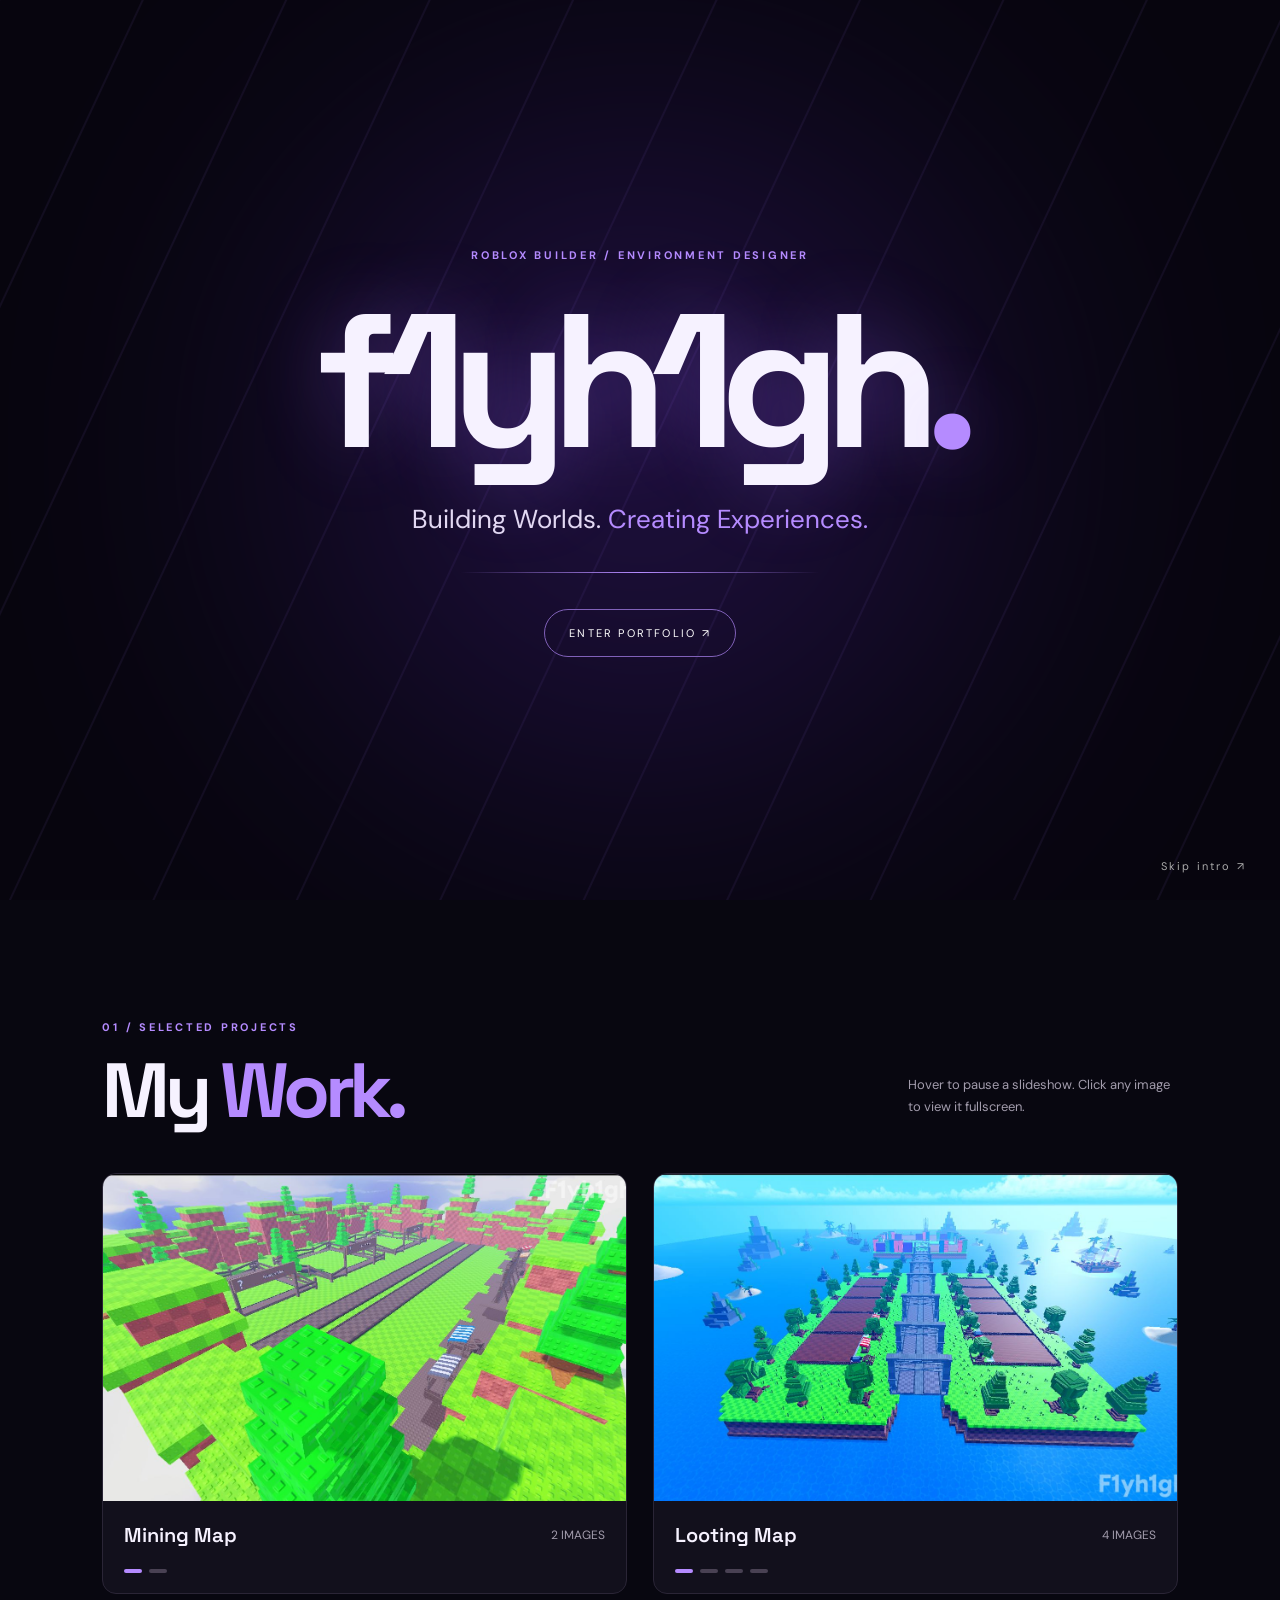
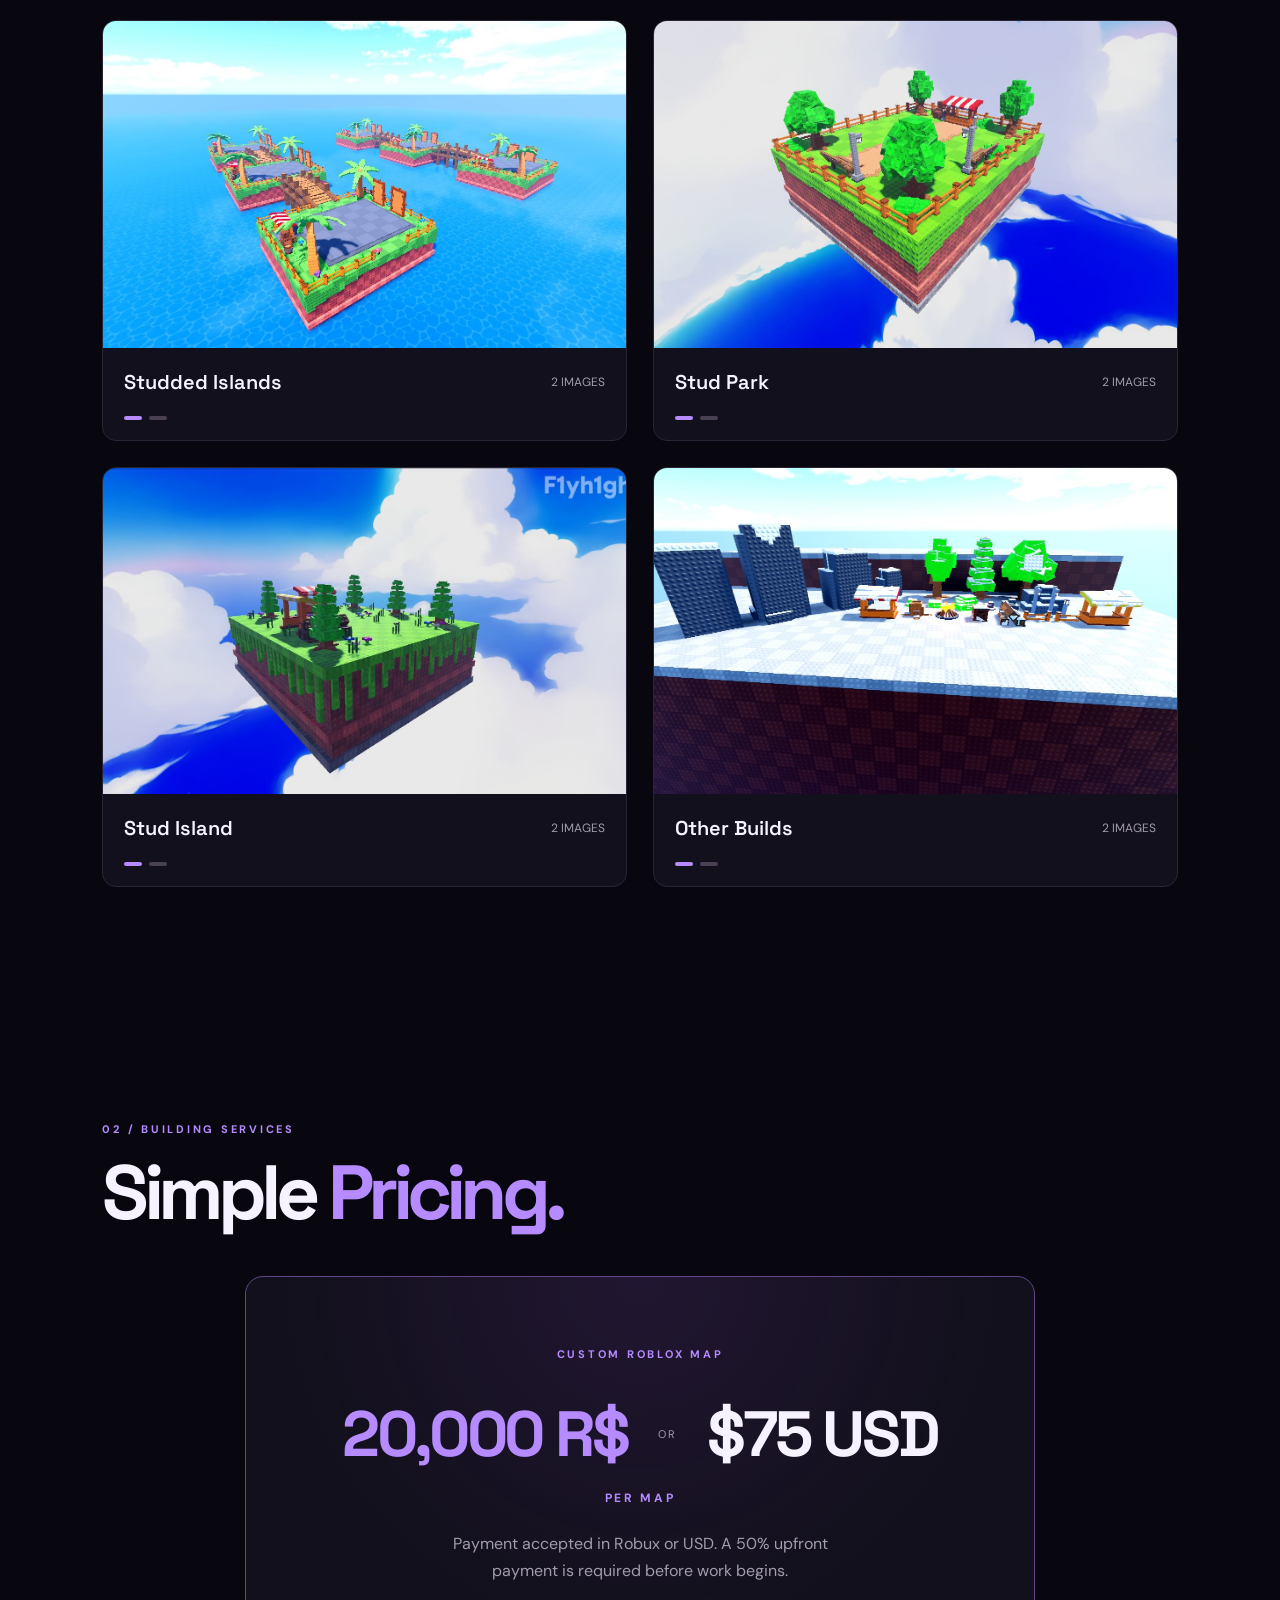
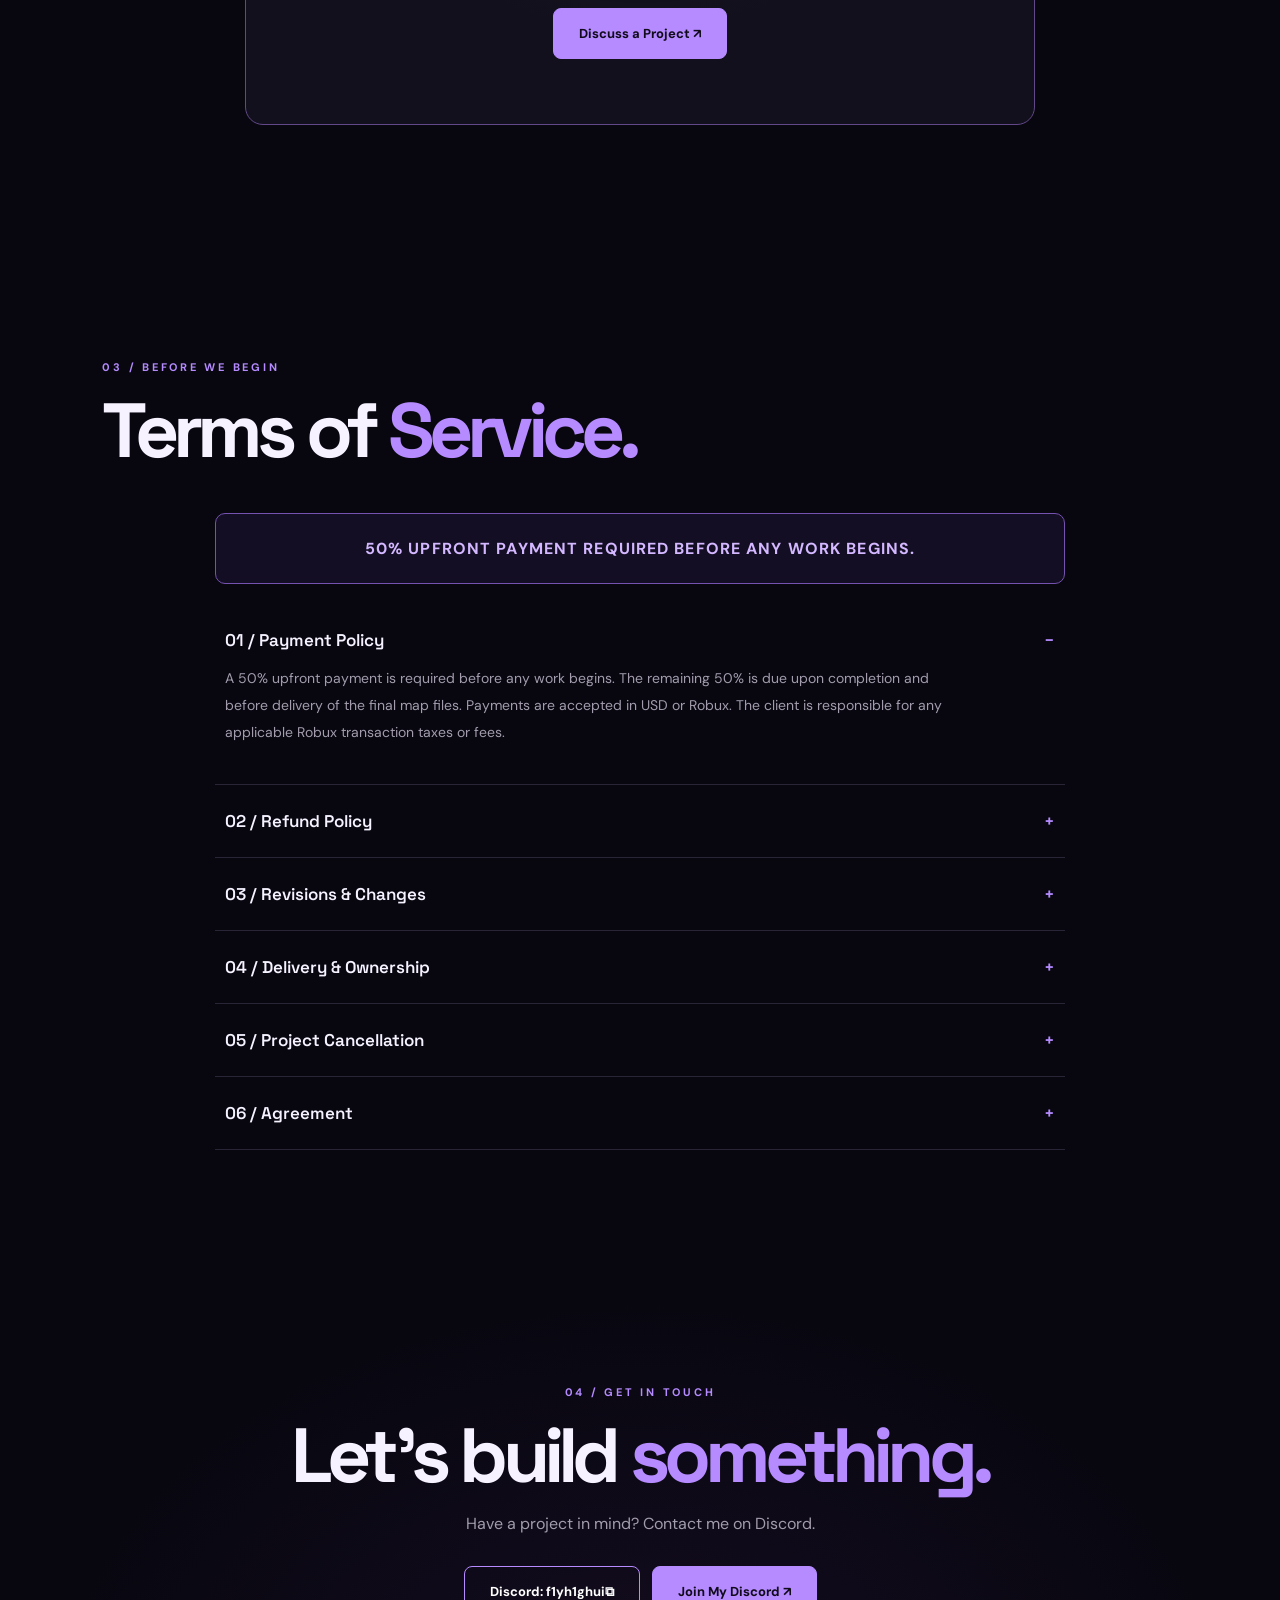
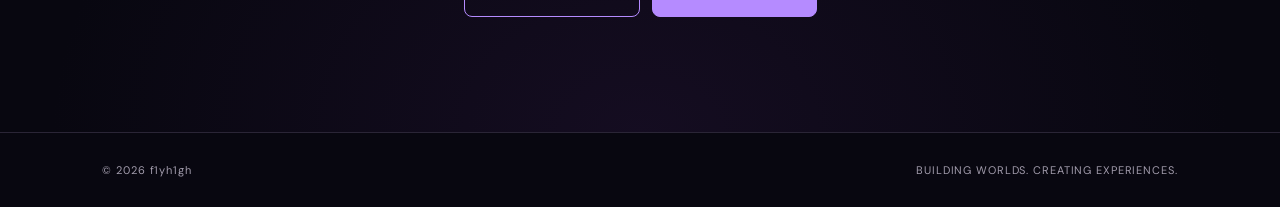
<file: index.html>
<!doctype html><html lang="en"><head><meta charset="utf-8"><meta name="viewport" content="width=device-width, initial-scale=1"><meta name="theme-color" content="#080710"><meta name="description" content="f1yh1gh — Roblox stud builder and environment designer. Explore my builds and services."><title>f1yh1gh — Building Portfolio</title><link rel="stylesheet" href="styles.css"></head><body>
<div id="intro" class="intro" aria-label="Welcome"><div class="intro-glow"></div><div class="intro-inner"><span class="eyebrow">ROBLOX BUILDER / ENVIRONMENT DESIGNER</span><h1 class="intro-name">f1yh1gh<span class="dot">.</span></h1><p>Building Worlds. <em>Creating Experiences.</em></p><div class="intro-line"></div><button id="enter" class="intro-enter">ENTER PORTFOLIO <span>↗</span></button></div><button id="skip" class="skip">Skip intro ↗</button></div>
<div id="site"><header class="header"><a class="brand" href="#home">f1yh1gh<span>.</span></a><nav><a href="#work">My Work</a><a href="#pricing">Pricing</a><a href="#terms">Terms</a><a href="#contact">Contact</a></nav><button class="menu" id="menu" aria-label="Toggle navigation">☰</button></header>
<main><section id="home" class="hero"><div class="hero-orb"></div><div class="hero-content"><span class="eyebrow"><span class="status-dot"></span> ROBLOX STUD BUILDER</span><h2>Building worlds.<br><span>Creating experiences.</span></h2><p>Custom Roblox environments built with character, detail, and imagination.</p><div class="hero-actions"><a class="primary" href="#work">Explore My Work ↗</a><a class="secondary" href="#contact">Get In Touch ↗</a></div></div><div class="hero-scroll">SCROLL TO EXPLORE <span>↓</span></div></section>
<section id="work" class="section"><div class="section-top"><div><span class="eyebrow">01 / SELECTED PROJECTS</span><h2>My <span>Work.</span></h2></div><p>Hover to pause a slideshow. Click any image to view it fullscreen.</p></div><div id="projects" class="project-grid"></div></section>
<section id="pricing" class="section"><div class="section-top"><div><span class="eyebrow">02 / BUILDING SERVICES</span><h2>Simple <span>Pricing.</span></h2></div></div><div class="price-card"><span class="eyebrow">CUSTOM ROBLOX MAP</span><div class="price"><strong>20,000 R$</strong><span>OR</span><strong>$75 USD</strong></div><div class="per">PER MAP</div><p>Payment accepted in Robux or USD. A 50% upfront payment is required before work begins.</p><a class="primary" href="#contact">Discuss a Project ↗</a></div></section>
<section id="terms" class="section"><div class="section-top"><div><span class="eyebrow">03 / BEFORE WE BEGIN</span><h2>Terms of <span>Service.</span></h2></div></div><div class="terms"><div class="term-feature">50% UPFRONT PAYMENT REQUIRED BEFORE ANY WORK BEGINS.</div><details open><summary>01 / Payment Policy</summary><p>A 50% upfront payment is required before any work begins. The remaining 50% is due upon completion and before delivery of the final map files. Payments are accepted in USD or Robux. The client is responsible for any applicable Robux transaction taxes or fees.</p></details><details><summary>02 / Refund Policy</summary><p>Once work has begun, the upfront payment is non-refundable. If I am unable to complete the project, a refund will be discussed based on the work completed.</p></details><details><summary>03 / Revisions & Changes</summary><p>Minor adjustments are included during development. Major changes or additional requests outside the original agreement may result in extra charges. Any additional charges will be discussed before the work begins.</p></details><details><summary>04 / Delivery & Ownership</summary><p>Final map files will only be delivered once full payment has been received. Clients may use the completed map for their agreed-upon Roblox project. Clients may not resell, redistribute, or claim the work as their own creation without permission.</p></details><details><summary>05 / Project Cancellation</summary><p>If a client cancels after work has begun, the upfront payment will not be refunded. I reserve the right to decline or cancel projects. Any refunds owed will be handled fairly based on the circumstances.</p></details><details><summary>06 / Agreement</summary><p>By purchasing my building services and submitting the upfront payment, you acknowledge and agree to these Terms of Service.</p></details></div></section>
<section id="contact" class="section contact"><span class="eyebrow">04 / GET IN TOUCH</span><h2>Let's build <span>something.</span></h2><p>Have a project in mind? Contact me on Discord.</p><div class="contact-actions"><button id="copy" class="secondary">Discord: f1yh1ghui <span>⧉</span></button><a class="primary" href="https://discord.gg/xd6dFvvyv2" target="_blank" rel="noopener noreferrer">Join My Discord ↗</a></div></section></main><footer><span>© <span id="year"></span> f1yh1gh</span><span>BUILDING WORLDS. CREATING EXPERIENCES.</span></footer></div>
<div id="lightbox" class="lightbox" role="dialog" aria-modal="true" aria-label="Project image viewer" hidden><button id="close" class="lb-close" aria-label="Close viewer">×</button><button id="prev" class="lb-arrow left" aria-label="Previous image">‹</button><img id="large" alt=""><button id="next" class="lb-arrow right" aria-label="Next image">›</button><div id="lb-caption" class="lb-caption"></div></div>
<script src="projects.js"></script><script src="script.js"></script></body></html>
</file>
<file: styles.css>
@import url('https://fonts.googleapis.com/css2?family=DM+Sans:wght@400;500;600;700&family=Space+Grotesk:wght@400;500;600;700&display=swap');:root{--bg:#080710;--panel:#12101c;--purple:#b58bff;--muted:#a29cac;--line:#2a2536}*{box-sizing:border-box}html{scroll-behavior:smooth}body{margin:0;background:var(--bg);color:#f6f2ff;font-family:'DM Sans',sans-serif}body.lock{overflow:hidden}a{color:inherit;text-decoration:none}button{font:inherit;cursor:pointer}button:focus-visible,a:focus-visible,summary:focus-visible{outline:2px solid var(--purple);outline-offset:4px}.intro{position:fixed;z-index:100;inset:0;background:#07050e;display:grid;place-items:center;overflow:hidden;transition:opacity .8s,visibility .8s}.intro.hidden{opacity:0;visibility:hidden;pointer-events:none}.intro:before{content:'';position:absolute;inset:-30%;background:repeating-linear-gradient(115deg,transparent 0 70px,#a57bff12 71px 72px,transparent 73px 130px);animation:drift 11s linear infinite}.intro-glow{position:absolute;width:60vw;height:60vw;max-width:650px;max-height:650px;background:#6f36e2;filter:blur(150px);opacity:.24;border-radius:50%;animation:pulse 5s ease-in-out infinite}.intro-inner{text-align:center;position:relative;padding:24px;animation:rise 1.2s both}.eyebrow{font-size:11px;font-weight:700;letter-spacing:.25em;color:var(--purple)}.intro-name{font:700 clamp(70px,16vw,190px)/1 'Space Grotesk',sans-serif;letter-spacing:-.09em;margin:22px 0;text-shadow:0 0 80px #9e6dff55}.dot,.brand span{color:var(--purple)}.intro-inner p{font-size:clamp(16px,2.5vw,26px);color:#e2d8f3}.intro-inner em{font-style:normal;color:var(--purple)}.intro-line{height:1px;background:linear-gradient(90deg,transparent,var(--purple),transparent);margin:36px auto;width:min(360px,70vw);animation:grow 2s both}.intro-enter,.skip{border:0;background:none;color:#fff;letter-spacing:.2em;font-size:11px}.intro-enter{padding:16px 24px;border:1px solid #8061b9;border-radius:30px}.intro-enter:hover{background:#a57bff25}.skip{position:absolute;right:28px;bottom:26px;color:#aaa}.header{height:82px;display:flex;align-items:center;justify-content:space-between;padding:0 max(6vw,22px);border-bottom:1px solid #ffffff10;position:sticky;top:0;z-index:10;background:#080710e8;backdrop-filter:blur(18px)}.brand{font:700 25px 'Space Grotesk';letter-spacing:-.06em}.header nav{display:flex;gap:36px}.header nav a{font-size:13px;color:#bbb3c7}.header nav a:hover{color:var(--purple)}.menu{display:none;background:none;border:0;color:#fff;font-size:24px}.hero{min-height:calc(100vh - 82px);position:relative;display:flex;align-items:center;padding:100px max(8vw,24px);overflow:hidden}.hero-orb{position:absolute;width:600px;height:600px;right:-200px;top:10%;border-radius:50%;background:radial-gradient(circle,#7443c652,transparent 65%);filter:blur(35px)}.hero-content{position:relative;max-width:1000px}.hero h2,.section h2{font:700 clamp(48px,7.6vw,110px)/1.06 'Space Grotesk';letter-spacing:-.075em;margin:24px 0}.hero h2 span,.section h2 span,.contact h2 span{color:var(--purple)}.hero p{font-size:17px;max-width:490px;line-height:1.8;color:var(--muted)}.hero-actions,.contact-actions{display:flex;flex-wrap:wrap;gap:12px;margin-top:32px}.primary,.secondary{display:inline-flex;align-items:center;justify-content:center;padding:16px 25px;border-radius:8px;font-size:13px;font-weight:700;border:1px solid var(--purple);transition:transform .2s,background .2s}.primary{background:var(--purple);color:#100a1a}.secondary{background:transparent;color:#fff}.primary:hover,.secondary:hover{transform:translateY(-3px)}.secondary:hover{background:#b58bff20}.hero-scroll{position:absolute;bottom:40px;left:max(8vw,24px);font-size:10px;letter-spacing:.2em;color:#817b90}.hero-scroll span{margin-left:20px;color:var(--purple)}.section{padding:115px max(8vw,24px);scroll-margin-top:82px}.section-top{display:flex;align-items:end;justify-content:space-between;gap:25px;margin-bottom:42px}.section h2{font-size:clamp(44px,6vw,78px);margin:14px 0 0}.section-top p{max-width:270px;color:var(--muted);line-height:1.7;font-size:13px}.project-grid{display:grid;grid-template-columns:repeat(2,minmax(0,1fr));gap:26px}.project{border:1px solid var(--line);border-radius:14px;overflow:hidden;background:var(--panel)}.project-frame{aspect-ratio:16/10;position:relative;overflow:hidden;cursor:zoom-in}.project-frame img{width:100%;height:100%;object-fit:cover;display:block;transition:transform .7s,opacity .35s}.project-frame:hover img{transform:scale(1.035)}.project-frame:after{content:'CLICK TO ENLARGE ↗';position:absolute;bottom:16px;right:16px;background:#0b081cbb;border:1px solid #ffffff33;border-radius:8px;padding:11px;font-size:10px;letter-spacing:.1em;opacity:0;transition:opacity .2s}.project-frame:hover:after{opacity:1}.project-info{padding:21px;display:flex;justify-content:space-between;align-items:center}.project-info h3{margin:0;font:600 20px 'Space Grotesk'}.project-info span{font-size:12px;color:var(--muted)}.dots{display:flex;gap:7px;padding:0 21px 20px}.dots button{width:18px;height:4px;background:#494153;border:0;border-radius:10px;padding:0;transition:background .2s}.dots button.active{background:var(--purple)}.price-card{border:1px solid #624889;background:radial-gradient(circle at 50% 0%,#40235d55,transparent 60%),var(--panel);border-radius:18px;text-align:center;padding:65px 22px;max-width:790px;margin:auto}.price{display:flex;justify-content:center;align-items:center;gap:30px;flex-wrap:wrap;margin:30px 0 15px}.price strong{font:700 clamp(34px,5vw,65px) 'Space Grotesk';letter-spacing:-.05em}.price strong:first-child{color:var(--purple)}.price>span{font-size:11px;color:var(--muted);letter-spacing:.2em}.per{color:var(--purple);font-size:12px;letter-spacing:.22em;font-weight:700}.price-card p{color:var(--muted);line-height:1.7;max-width:420px;margin:24px auto}.terms{max-width:850px;margin:auto}.term-feature{border:1px solid #7551b0;border-radius:10px;padding:24px;background:#9b6cff14;color:#d3b7ff;font-weight:700;letter-spacing:.07em;text-align:center;margin-bottom:20px}.terms details{border-bottom:1px solid var(--line);padding:25px 10px}.terms summary{cursor:pointer;font:600 17px 'Space Grotesk';list-style:none;display:flex;justify-content:space-between}.terms summary:after{content:'+';color:var(--purple)}.terms details[open] summary:after{content:'−'}.terms p{color:var(--muted);line-height:1.9;font-size:14px;max-width:720px}.contact{text-align:center;background:radial-gradient(ellipse at bottom,#25143770,transparent 65%)}.contact p{color:var(--muted)}.contact-actions{justify-content:center}.contact button{cursor:pointer}footer{padding:30px max(8vw,24px);border-top:1px solid var(--line);display:flex;justify-content:space-between;gap:15px;flex-wrap:wrap;font-size:11px;color:var(--muted);letter-spacing:.08em}.lightbox{position:fixed;inset:0;background:#040309f5;z-index:200;display:flex;align-items:center;justify-content:center;padding:65px}.lightbox[hidden]{display:none}.lightbox img{max-width:100%;max-height:85vh;object-fit:contain;border-radius:8px}.lb-close,.lb-arrow{position:absolute;background:#231a37cc;color:#fff;border:1px solid #6a5580;border-radius:10px}.lb-close{top:18px;right:22px;font-size:28px;width:45px;height:45px}.lb-arrow{top:50%;transform:translateY(-50%);font-size:35px;width:46px;height:60px}.lb-arrow.left{left:12px}.lb-arrow.right{right:12px}.lb-caption{position:absolute;bottom:18px;font-size:13px;color:#c5b8d9}@keyframes drift{to{transform:translate(120px,-100px)}}@keyframes pulse{50%{opacity:.4;transform:scale(1.1)}}@keyframes rise{from{opacity:0;transform:translateY(40px)}to{opacity:1;transform:translateY(0)}}@keyframes grow{from{transform:scaleX(0)}to{transform:scaleX(1)}}@media(max-width:700px){.header{height:70px}.menu{display:block}.header nav{display:none;position:absolute;top:70px;left:0;right:0;padding:25px;background:#100d1b;flex-direction:column;gap:25px}.header nav.open{display:flex}.hero{min-height:80vh}.project-grid{grid-template-columns:1fr}.section{padding-top:80px;padding-bottom:80px}.section-top{display:block}.price{gap:10px;flex-direction:column}.lightbox{padding:55px 10px}.lb-arrow{width:36px;height:48px;font-size:26px}.lb-arrow.left{left:4px}.lb-arrow.right{right:4px}}@media(prefers-reduced-motion:reduce){*,*:before,*:after{animation-duration:.01ms!important;transition-duration:.01ms!important}html{scroll-behavior:auto}}
</file>
